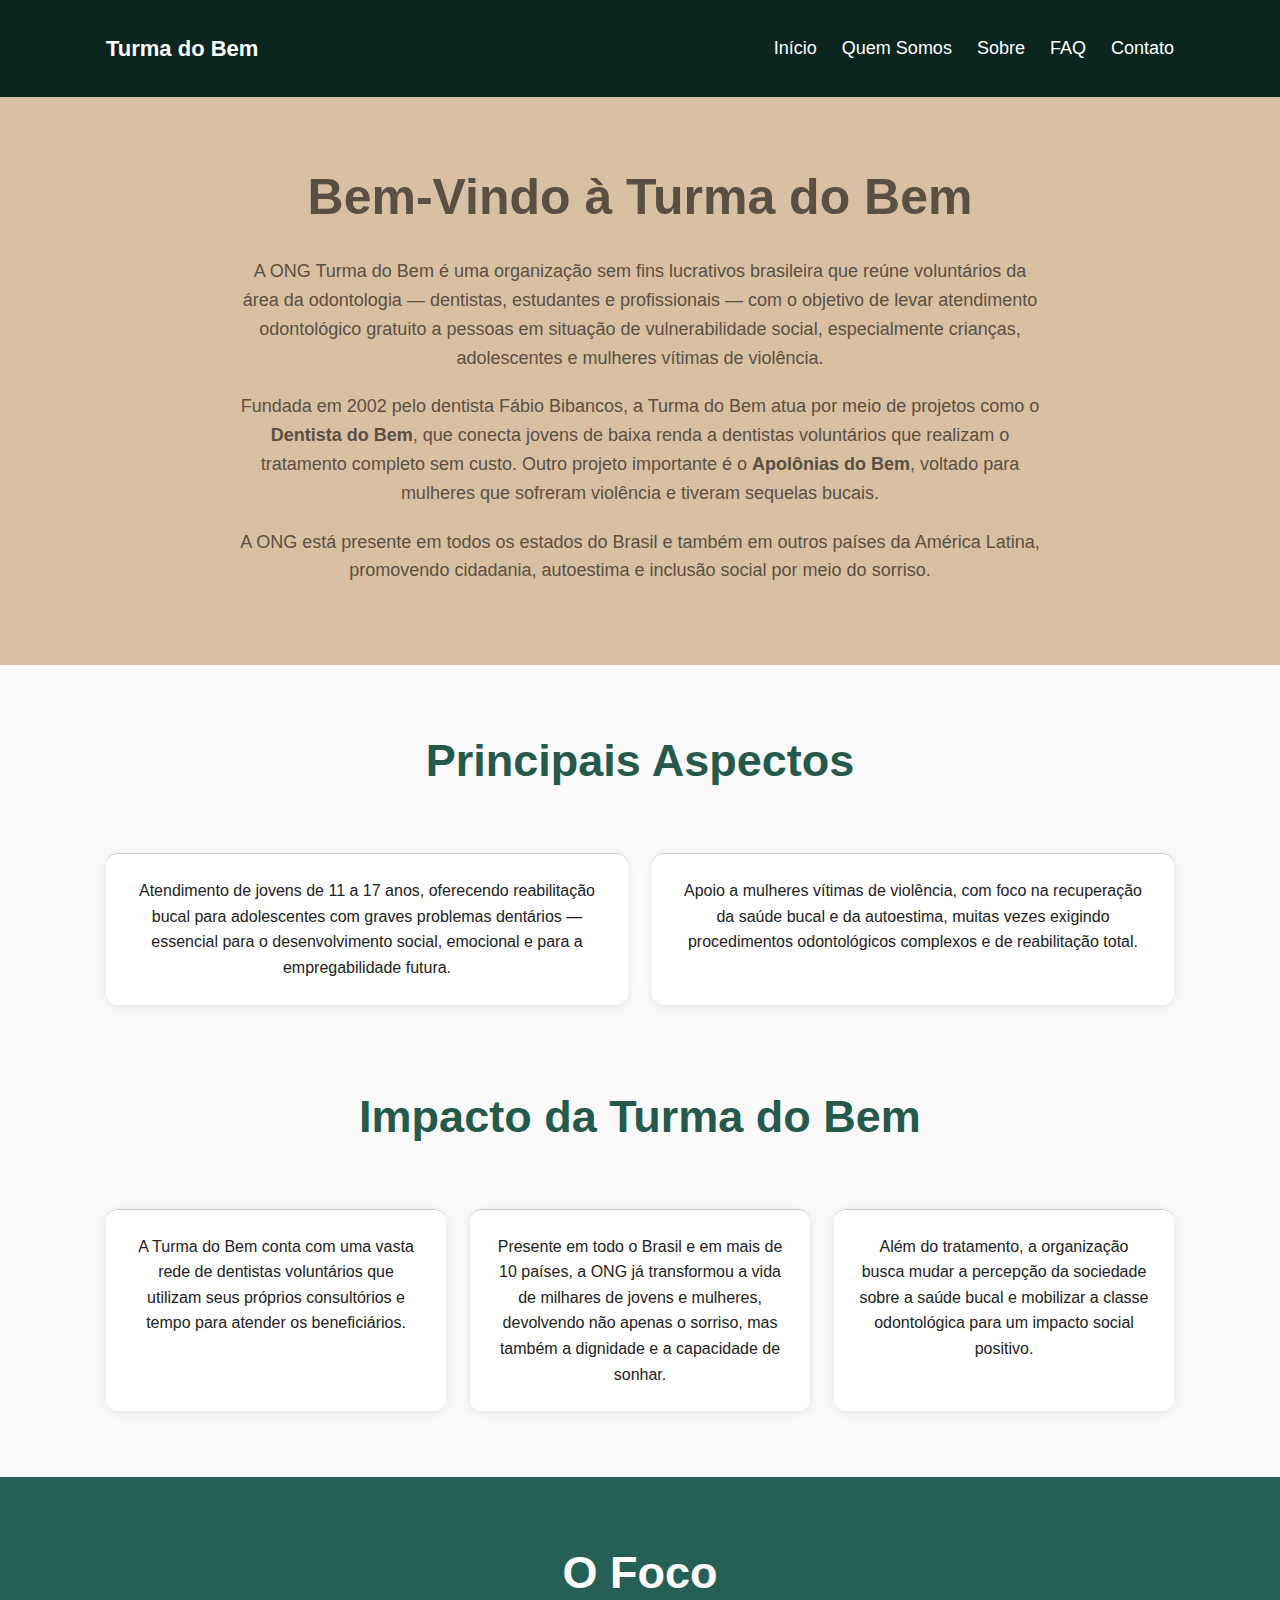
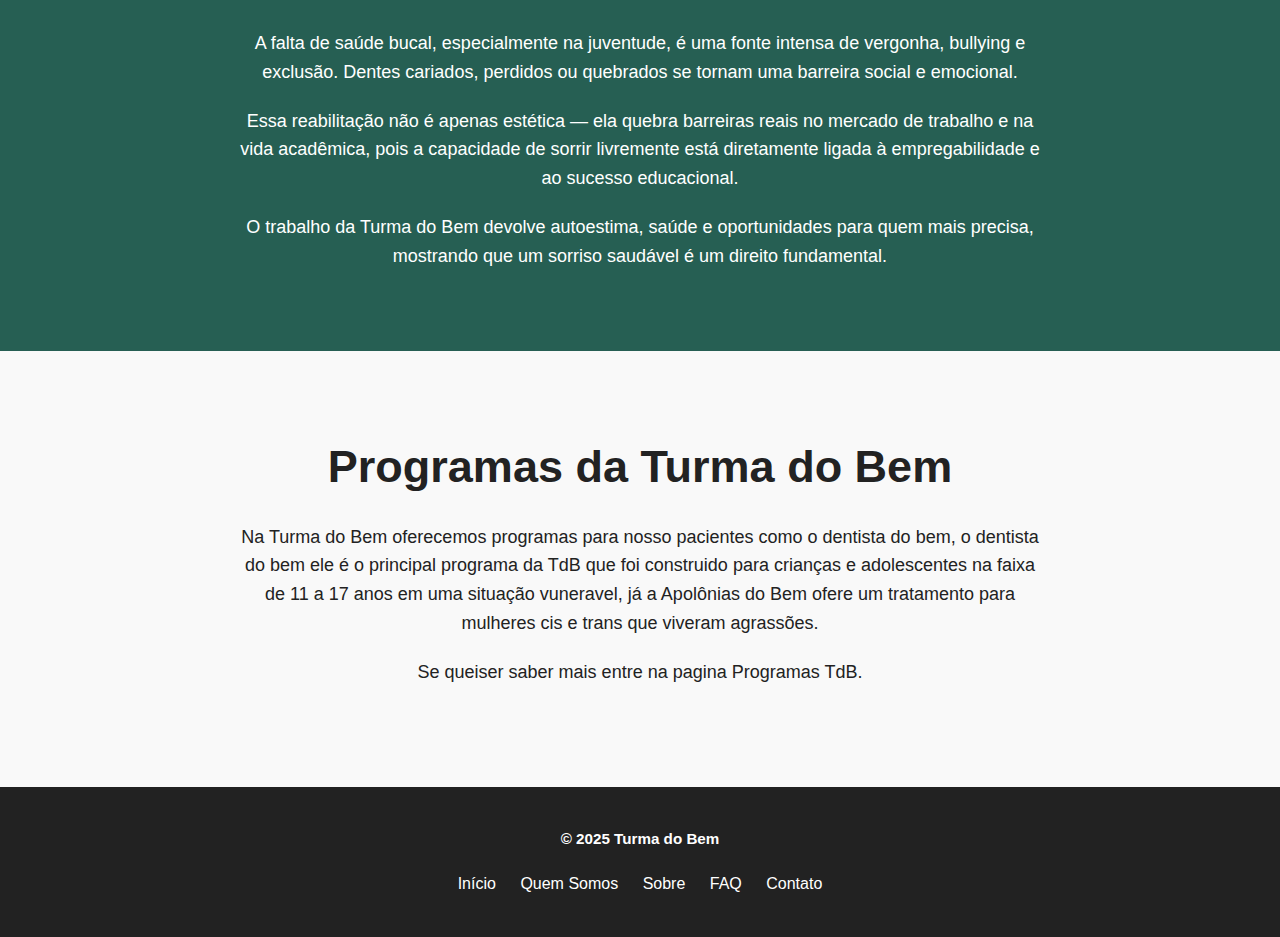
<file: index.html>
<!DOCTYPE html>
<html lang="pt-br">
<head>
    <meta charset="UTF-8">
    <meta name="viewport" content="width=device-width, initial-scale=1.0">
    <title>Turma do Bem</title>
    <link rel="stylesheet" href="./CSS/style.css">
</head>
<body>

    <!-- Cabeçalho -->
    <header>
        <div class="container">
            <h1 class="logo">Turma do Bem</h1>
            <nav class="menu-principal">
                <ul>
                    <li><a href="index.html">Início</a></li>
                    <li><a href="QuemSomos.html">Quem Somos</a></li>
                    <li><a href="Sobre.html">Sobre</a></li>
                    <li><a href="FAQ.html">FAQ</a></li>
                    <li><a href="Contato.html">Contato</a></li>
                </ul>
            </nav>
        </div>
    </header>

    <!-- Conteúdo Principal -->
    <main>

        <!-- Introdução -->
        <section class="intro">
            <h2>Bem-Vindo à Turma do Bem</h2>
            <p>
                A ONG Turma do Bem é uma organização sem fins lucrativos brasileira 
                que reúne voluntários da área da odontologia — dentistas, estudantes e profissionais — 
                com o objetivo de levar atendimento odontológico gratuito a pessoas em situação de vulnerabilidade social, 
                especialmente crianças, adolescentes e mulheres vítimas de violência.
            </p>
            <p>
                Fundada em 2002 pelo dentista Fábio Bibancos, a Turma do Bem atua por meio de projetos como o 
                <strong>Dentista do Bem</strong>, que conecta jovens de baixa renda a dentistas voluntários que realizam o tratamento completo sem custo. 
                Outro projeto importante é o <strong>Apolônias do Bem</strong>, voltado para mulheres que sofreram violência e tiveram sequelas bucais.
            </p>
            <p>
                A ONG está presente em todos os estados do Brasil e também em outros países da América Latina, 
                promovendo cidadania, autoestima e inclusão social por meio do sorriso.
            </p>
        </section>

        <!-- Principais Aspectos -->
       <section class="aspectos">
            <h2>Principais Aspectos</h2>

            <div class="container-cima">
                <article class="card-turma">
                    <p>
                        Atendimento de jovens de 11 a 17 anos, oferecendo reabilitação bucal para adolescentes com graves 
                        problemas dentários — essencial para o desenvolvimento social, emocional e para a empregabilidade futura.
                    </p>
                </article>

                <article class="card-turma">
                    <p>
                        Apoio a mulheres vítimas de violência, com foco na recuperação da saúde bucal e da 
                        autoestima, muitas vezes exigindo procedimentos odontológicos complexos e de reabilitação total.
                    </p>
                </article>
            </div>
        </section>

        <!-- Impacto -->
        <section class="impacto">
            <h2>Impacto da Turma do Bem</h2>

            <div class="container-baixo">
                <article class="card-turma">
                    <p>
                        A Turma do Bem conta com uma vasta rede de 
                        dentistas voluntários que utilizam seus próprios consultórios e tempo para atender os beneficiários.
                    </p>
                </article>

                <article class="card-turma">
                    <p>
                        Presente em todo o Brasil e em mais de 10 países, a ONG já transformou a vida de milhares de jovens e mulheres, 
                        devolvendo não apenas o sorriso, mas também a dignidade e a capacidade de sonhar.
                    </p>
                </article>

                <article class="card-turma">
                    <p>
                        Além do tratamento, a organização busca mudar a percepção da sociedade sobre a saúde bucal 
                        e mobilizar a classe odontológica para um impacto social positivo.
                    </p>
                </article>
            </div>
        </section>

        <!-- Foco -->
        <section class="foco">
            <h2>O Foco</h2>
            <p>
                A falta de saúde bucal, especialmente na juventude, é uma fonte intensa de vergonha, 
                bullying e exclusão. Dentes cariados, perdidos ou quebrados se tornam uma barreira social e emocional.
            </p>
            <p>
                Essa reabilitação não é apenas estética — ela quebra barreiras reais no mercado de trabalho e na vida acadêmica, 
                pois a capacidade de sorrir livremente está diretamente ligada à empregabilidade e ao sucesso educacional.
            </p>
            <p>
                O trabalho da Turma do Bem devolve autoestima, saúde e oportunidades para quem mais precisa, 
                mostrando que um sorriso saudável é um direito fundamental.
            </p>
        </section>

        <section class="programas">
            <h2>Programas da Turma do Bem</h2>
            <p>
                Na Turma do Bem oferecemos programas para nosso pacientes como o dentista do bem, o dentista do bem ele é o principal
                programa da TdB que foi construido para crianças e adolescentes na faixa de 11 a 17 anos em uma situação vuneravel, já a
                Apolônias do Bem ofere um tratamento para mulheres cis e trans que viveram agrassões.
            </p>
            <p>
                Se queiser saber mais entre na pagina Programas TdB.
            </p>
        </section>




    </main>

   
    <footer>
        <div class="footer-container">
            <p>&copy; 2025 Turma do Bem</p>
            <nav class="footer-nav">
                <a href="index.html">Início</a>
                <a href="QuemSomos.html">Quem Somos</a>
                <a href="Sobre.html">Sobre</a>
                <a href="FAQ.html">FAQ</a>
                <a href="Contato.html">Contato</a>
            </nav>
        </div>
    </footer>

</body>
</html>
</file>
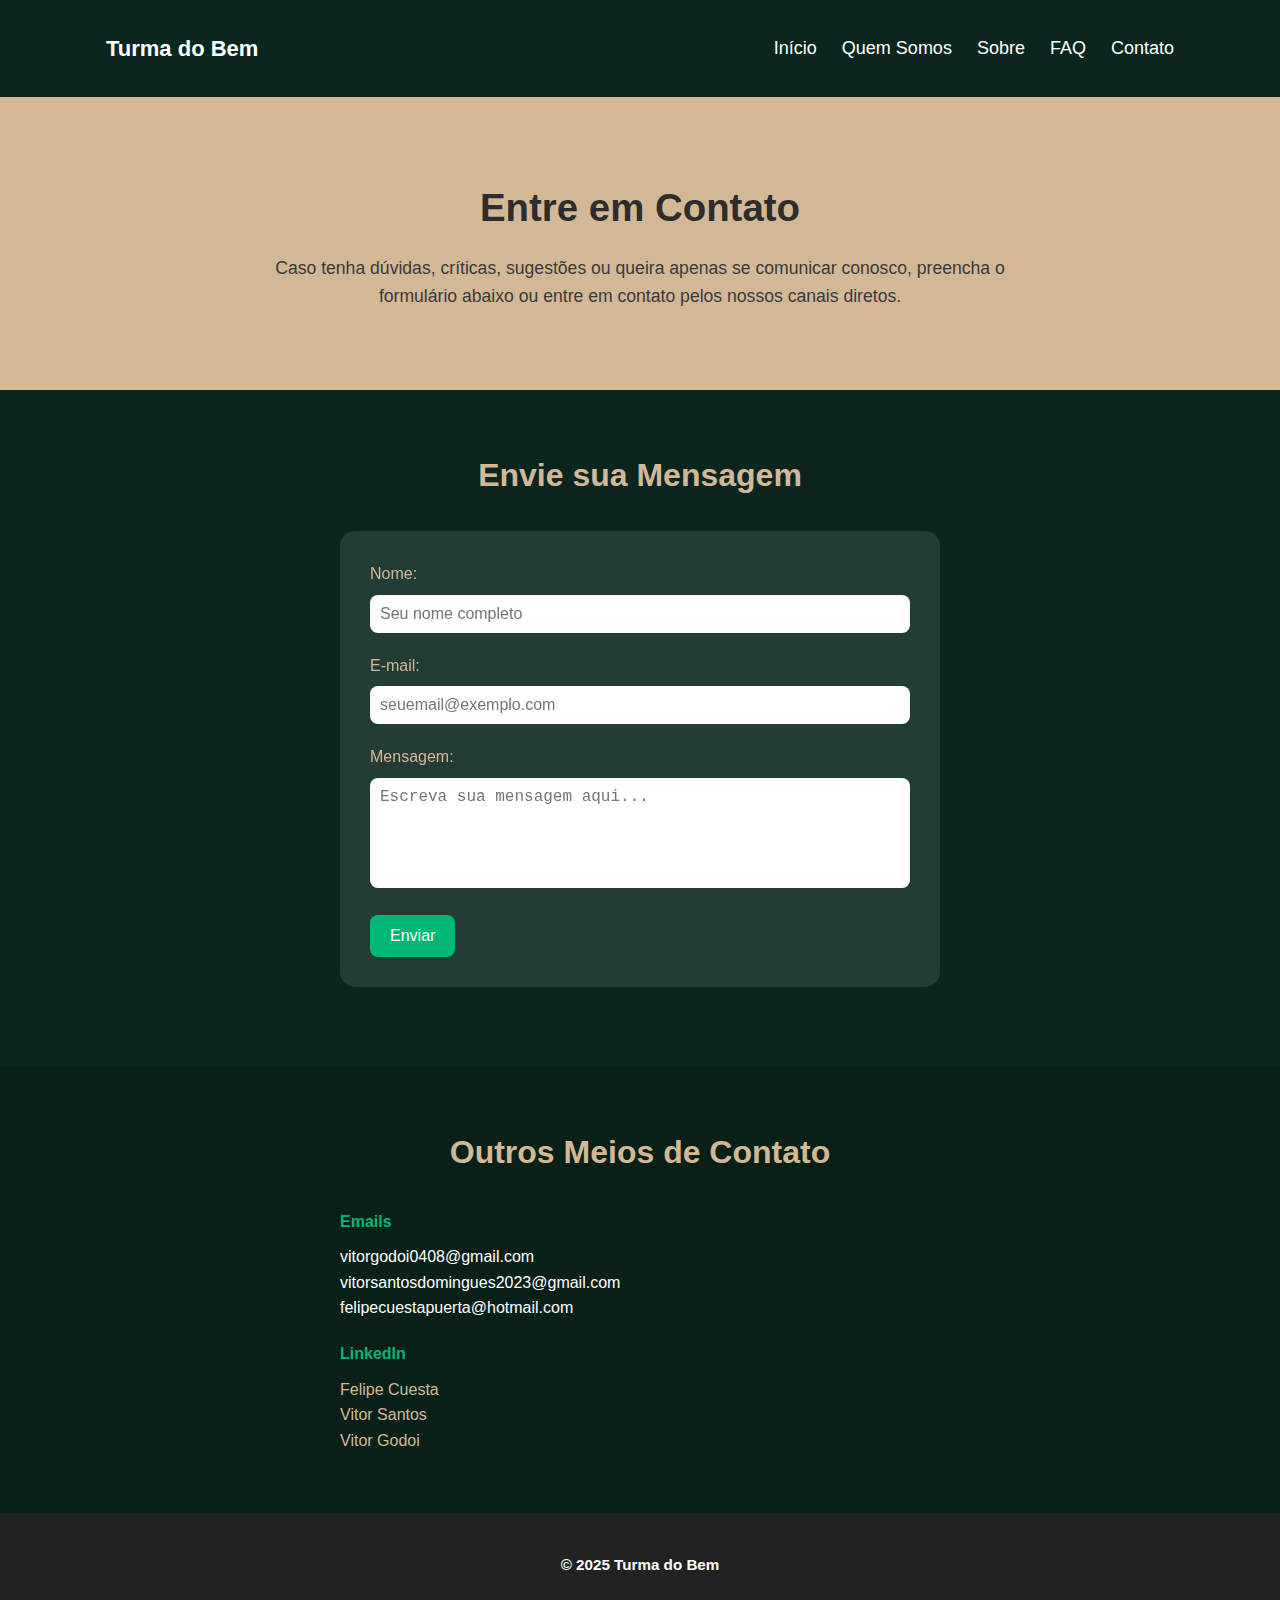
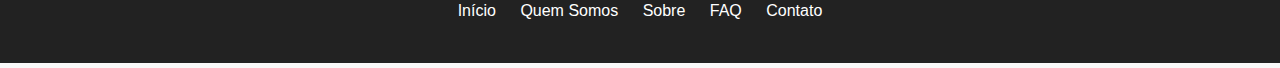
<file: Contato.html>
<!DOCTYPE html>
<html lang="pt-br">
<head>
    <meta charset="UTF-8">
    <meta name="viewport" content="width=device-width, initial-scale=1.0">
    <title>Turma do Bem</title>
    <link rel="stylesheet" href="./CSS/contato.css">
</head>
<body>
    
    <header>
        <div class="container">
            <h1 class="logo">Turma do Bem</h1>
            <nav class="menu-principal">
                <ul>
                    <li><a href="index.html">Início</a></li>
                    <li><a href="QuemSomos.html">Quem Somos</a></li>
                    <li><a href="Sobre.html">Sobre</a></li>
                    <li><a href="FAQ.html">FAQ</a></li>
                    <li><a href="Contato.html">Contato</a></li>
                </ul>
            </nav>
        </div>
    </header>

    <main>
    <!-- SEÇÃO INTRODUTÓRIA -->
    <section class="intro">
      <h2>Entre em Contato</h2>
      <p>
        Caso tenha dúvidas, críticas, sugestões ou queira apenas se comunicar conosco, 
        preencha o formulário abaixo ou entre em contato pelos nossos canais diretos.
      </p>
    </section>

    <!-- FORMULÁRIO -->
    <section class="form-section">
      <h3>Envie sua Mensagem</h3>
      <form id="formContato">
        <div class="form-group">
          <label for="nome">Nome:</label>
          <input type="text" id="nome" name="nome" placeholder="Seu nome completo" required>
        </div>

        <div class="form-group">
          <label for="email">E-mail:</label>
          <input type="email" id="email" name="email" placeholder="seuemail@exemplo.com" required>
        </div>

        <div class="form-group">
          <label for="mensagem">Mensagem:</label>
          <textarea id="mensagem" name="mensagem" rows="5" placeholder="Escreva sua mensagem aqui..." required></textarea>
        </div>

        <button type="submit" class="botao">Enviar</button>
      </form>

      <p id="mensagemSucesso" class="mensagem-sucesso"></p>
    </section>

    <!-- CONTATOS -->
    <section class="contatos">
      <h3>Outros Meios de Contato</h3>
      <div class="info">
        <h4>Emails</h4>
        <ul>
          <li>vitorgodoi0408@gmail.com</li>
          <li>vitorsantosdomingues2023@gmail.com</li>
          <li>felipecuestapuerta@hotmail.com</li>
        </ul>

        <h4>LinkedIn</h4>
        <ul>
          <li><a href="https://www.linkedin.com/in/felipe-cuesta-20a813319" target="_blank">Felipe Cuesta</a></li>
          <li><a href="https://www.linkedin.com/in/vitor-santos-domingues-87b573275/" target="_blank">Vitor Santos</a></li>
          <li><a href="https://www.linkedin.com/in/vitor-godoi-189b91380" target="_blank">Vitor Godoi</a></li>
        </ul>
      </div>
    </section>
  </main>


    <footer>
        <div class="footer-container">
            <p>&copy; 2025 Turma do Bem</p>
            <nav class="footer-nav">
                <a href="index.html">Início</a>
                <a href="QuemSomos.html">Quem Somos</a>
                <a href="Sobre.html">Sobre</a>
                <a href="FAQ.html">FAQ</a>
                <a href="Contato.html">Contato</a>
            </nav>
        </div>
    </footer>
    
    <script src="./JS/contato.js"></script>
</body>
</html>
</file>
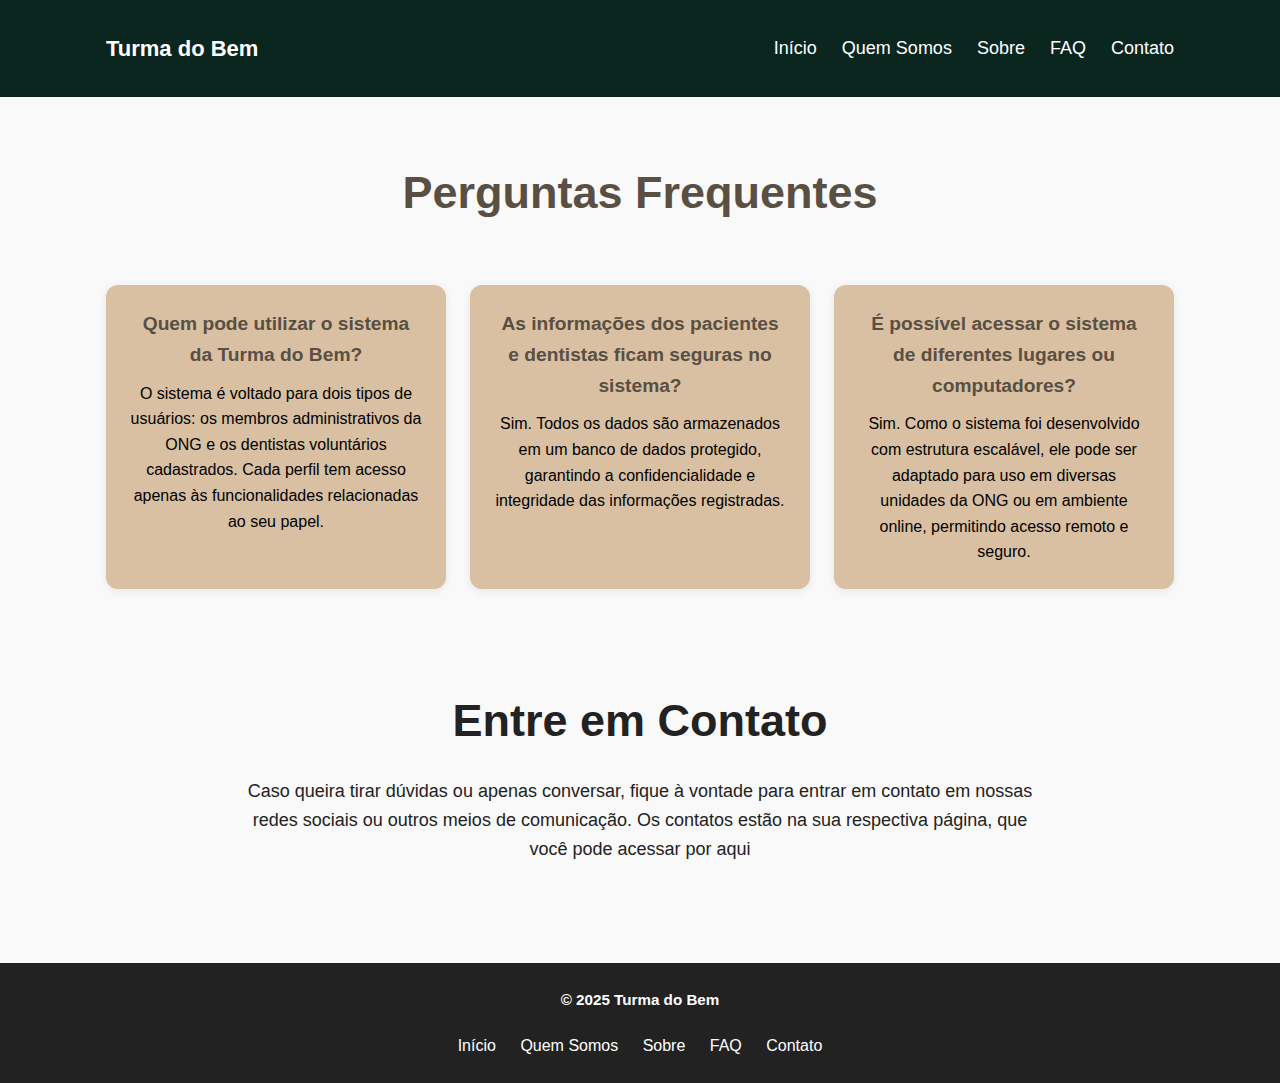
<file: FAQ.html>
<!DOCTYPE html>
<html lang="pt-br">
<head>
  <meta charset="UTF-8">
  <meta name="viewport" content="width=device-width, initial-scale=1.0">
  <title>Turma do Bem</title>
  <link rel="stylesheet" href="./CSS/faq.css">
</head>
<body>

  <header>
        <div class="container">
            <h1 class="logo">Turma do Bem</h1>
            <nav class="menu-principal">
                <ul>
                    <li><a href="index.html">Início</a></li>
                    <li><a href="QuemSomos.html">Quem Somos</a></li>
                    <li><a href="Sobre.html">Sobre</a></li>
                    <li><a href="FAQ.html">FAQ</a></li>
                    <li><a href="Contato.html">Contato</a></li>
                </ul>
            </nav>
        </div>
    </header>

  <!-- ======== CONTEÚDO PRINCIPAL ======== -->
  <main>

    <!-- Seção principal de perguntas -->
    <section class="perguntas">
        <h2>Perguntas Frequentes</h2>

        <div class="container-cima">
         <article class="card-turma">
           <h3 class="titulocard">Quem pode utilizar o sistema da Turma do Bem?</h3>
           <p>
            O sistema é voltado para dois tipos de usuários: os membros administrativos da ONG e os dentistas voluntários cadastrados.
            Cada perfil tem acesso apenas às funcionalidades relacionadas ao seu papel.
           </p>
         </article>

         <article class="card-turma">
          <h3 class="titulocard">As informações dos pacientes e dentistas ficam seguras no sistema?</h3>
          <p>
            Sim. Todos os dados são armazenados em um banco de dados protegido, garantindo a 
            confidencialidade e integridade das informações registradas.
          </p>
         </article>

         <article class="card-turma">
            <h3 class="titulocard">É possível acessar o sistema de diferentes lugares ou computadores?</h3>
            <p>
            Sim. Como o sistema foi desenvolvido com estrutura escalável, ele pode ser 
            adaptado para uso em diversas unidades da ONG ou em ambiente online, permitindo acesso remoto e seguro.
            </p>
          </article>
        </div>

    </section>

    
    <section class="entre-contato">
        <h2>Entre em Contato</h2>
        <p>
         Caso queira tirar dúvidas ou apenas conversar,
         fique à vontade para entrar em contato em nossas redes sociais ou outros meios de comunicação.
         Os contatos estão na sua respectiva página, que você pode acessar 
         <a href="">por aqui</a>
        </p>
    </section>

  </main>

  
    <footer>
        <div class="footer-container">
            <p>&copy; 2025 Turma do Bem</p>
            <nav class="footer-nav">
                <a href="index.html">Início</a>
                <a href="QuemSomos.html">Quem Somos</a>
                <a href="Sobre.html">Sobre</a>
                <a href="FAQ.html">FAQ</a>
                <a href="Contato.html">Contato</a>
            </nav>
        </div>
    </footer>

</body>
</html>
</file>
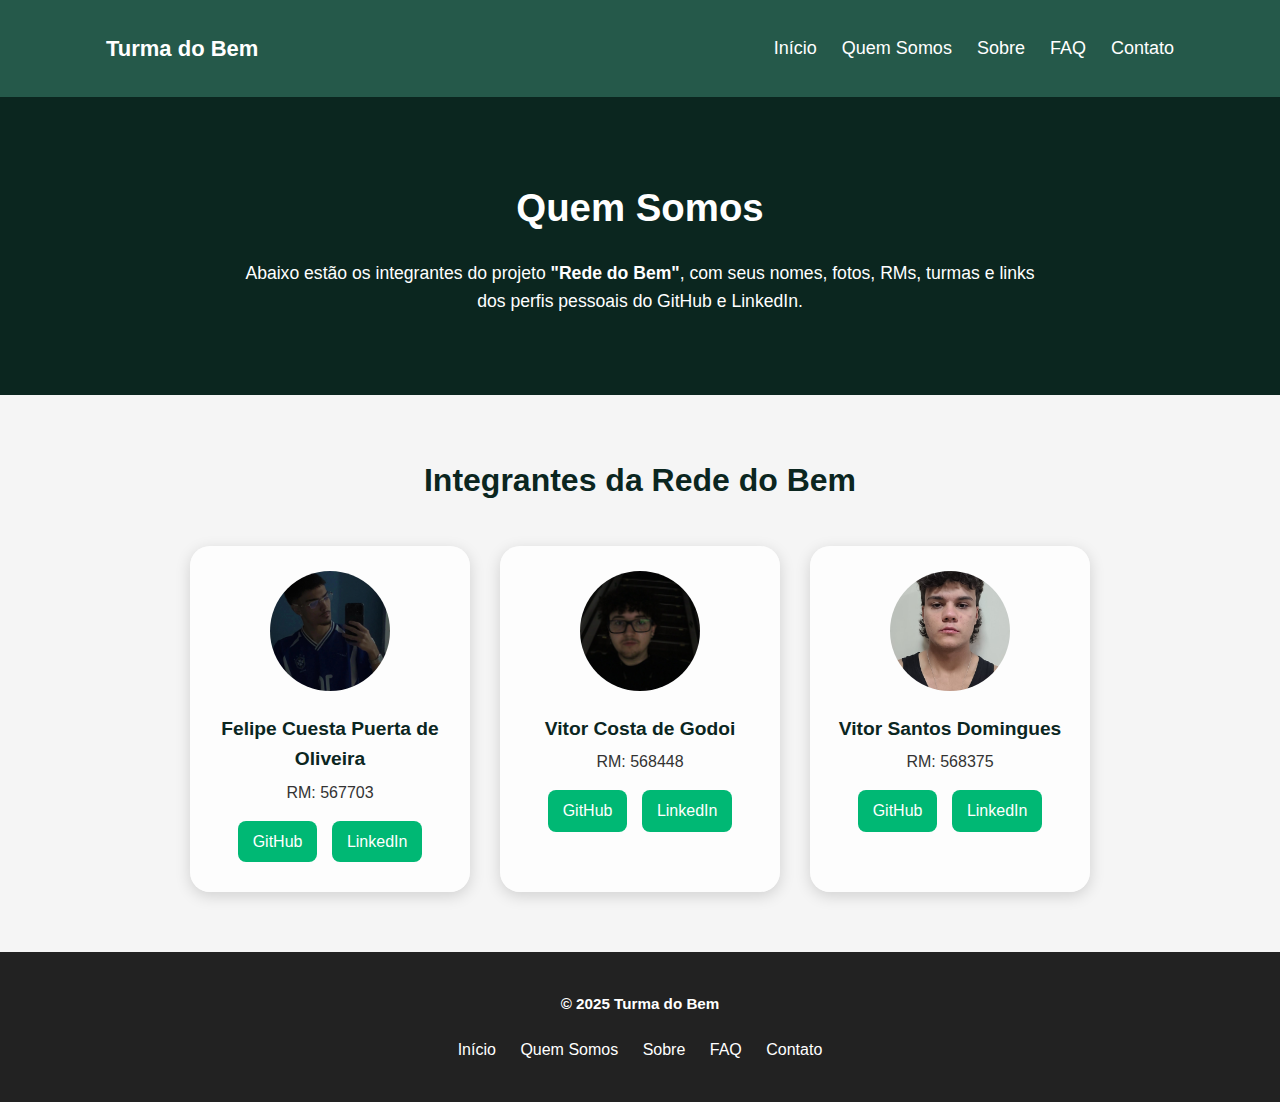
<file: QuemSomos.html>
<!DOCTYPE html>
<html lang="pt-br">
<head>
    <meta charset="UTF-8">
    <meta name="viewport" content="width=device-width, initial-scale=1.0">
    <title>Turma do Bem</title>
    <link rel="stylesheet" href="./CSS/quemsomos.css">
</head>
<body>

    <header>
        <div class="container">
            <h1 class="logo">Turma do Bem</h1>
            <nav class="menu-principal">
                <ul>
                    <li><a href="index.html">Início</a></li>
                    <li><a href="QuemSomos.html">Quem Somos</a></li>
                    <li><a href="Sobre.html">Sobre</a></li>
                    <li><a href="FAQ.html">FAQ</a></li>
                    <li><a href="Contato.html">Contato</a></li>
                </ul>
            </nav>
        </div>
    </header>

    <main>
        <section class="intro">
            <h2>Quem Somos</h2>
            <p>
                Abaixo estão os integrantes do projeto <strong>"Rede do Bem"</strong>, com seus nomes, fotos, RMs, turmas e links dos perfis pessoais do GitHub e LinkedIn.
            </p>
        </section>

        <section class="integrantes-section">
            <h2>Integrantes da Rede do Bem</h2>
            
            <div class="cards-container">
                <article class="card">
                    <img src="./img/Felipe Cuesta.jpg" alt="Foto de Felipe Cuesta" class="foto">
                    <h3>Felipe Cuesta Puerta de Oliveira</h3>
                    <p>RM: 567703</p>
                    <div class="links">
                        <a href="https://github.com/felipecuesta06" target="_blank">GitHub</a>
                        <a href="https://www.linkedin.com/in/felipe-cuesta-20a813319" target="_blank">LinkedIn</a>
                    </div>
                </article>

                <article class="card">
                    <img src="./img/Vitor.jpg" alt="Foto de Vitor Godoi" class="foto">
                    <h3>Vitor Costa de Godoi</h3>
                    <p>RM: 568448</p>
                    <div class="links">
                        <a href="https://github.com/VitorGodoi12" target="_blank">GitHub</a>
                        <a href="https://www.linkedin.com/in/vitor-godoi-189b91380" target="_blank">LinkedIn</a>
                    </div>
                </article>

                <article class="card">
                    <img src="./img/Vitor Santos.jpg" alt="Foto de Vitor Santos" class="foto">
                    <h3>Vitor Santos Domingues</h3>
                    <p>RM: 568375</p>
                    <div class="links">
                        <a href="https://github.com/VitorSantosDomingues" target="_blank">GitHub</a>
                        <a href="https://www.linkedin.com/in/vitor-santos-domingues-87b573275/" target="_blank">LinkedIn</a>
                    </div>
                </article>
            </div>
        </section>
    </main>
    <footer>
        <div class="footer-container">
            <p>&copy; 2025 Turma do Bem</p>
            <nav class="footer-nav">
                <a href="index.html">Início</a>
                <a href="QuemSomos.html">Quem Somos</a>
                <a href="Sobre.html">Sobre</a>
                <a href="FAQ.html">FAQ</a>
                <a href="Contato.html">Contato</a>
            </nav>
        </div>
    </footer>

</body>
</html>
</file>
<file: CSS/style.css>
* {
  margin: 0;
  padding: 0;
  box-sizing: border-box;
}

html {
  scroll-behavior: smooth;
}

body {
  font-family: "Arial", sans-serif;
  line-height: 1.6;
  background-color: #f9f9f9;
  color: #222;
}

header {
  background-color: #0B261F;
  padding: 15px 40px;
  width: 100%;
}

header .container {
  display: flex;
  justify-content: space-between;
  align-items: center;
  max-width: 1100px;
  margin: 0 auto;
}


.container {
  max-width: 1100px;
  margin: 0 auto;
  padding: 1rem;
}

.logo {
  font-size: 22px;
  color: #ffffff;
  font-family: Arial, Helvetica, sans-serif;
  font-weight: bold;
}

.menu-principal ul {
  list-style: none;
  display: flex;
  gap: 25px;
}

.menu-principal a {
  color: #ffffff;
  text-decoration: none;
  font-family: Arial, Helvetica, sans-serif;
  font-size: 18px;
  transition: color 0.3s;
}

.menu-principal a:hover {
  color: #D9C0A3;
}



.intro {
  text-align: center;
  padding: 60px 20px;
  background-color: #D9C0A3;
}

.intro h2 {
  font-size: 50px;
  color: #594F42;
  font-family: Arial, Helvetica, sans-serif;
  margin-bottom: 20px;
}

.intro p {
  max-width: 800px;
  margin: 20px auto;
  font-size: 18px;
  color: #594F42;
  font-family: Arial, Helvetica, sans-serif;
  line-height: 1.6;
}



article {
  padding: 12px;
  background-color: #f5f5f5;
  border-top: 1px solid #cdcdcd;
}

.aspectos {
  text-align: center;
  margin-top: 60px;
}

.aspectos h2 {
  font-size: 45px;
  font-family: Arial, Helvetica, sans-serif;
  color: #25594A;
  margin-bottom: 40px;
}

.container-cima {
  display: grid;
  grid-template-columns: repeat(auto-fit, minmax(280px, 1fr));
  gap: 1.5rem;
  max-width: 1100px;
  margin: 0 auto;
  padding: 1rem;
}

.card-turma {
  background-color: white;
  padding: 1.5rem;
  border-radius: 12px;
  box-shadow: 0 2px 8px rgba(0,0,0,0.08);
}


.impacto {
  text-align: center;
  margin-top: 60px;
}

.impacto h2 {
  font-size: 45px;
  font-family: Arial, Helvetica, sans-serif;
  color: #25594A;
  margin-bottom: 40px;
}

.container-baixo {
  display: grid;
  grid-template-columns: repeat(auto-fit, minmax(320px, 1fr));
  gap: 1.5rem;
  max-width: 1100px;
  margin: 0 auto;
  padding: 1rem;
}


.foco {
  background-color: #265f53;
  color: #fff;
  text-align: center;
  padding: 60px 20px;
  margin-top: 50px;
}

.foco h2 {
  font-size: 45px;
  font-family: Arial, Helvetica, sans-serif;
  margin-bottom: 20px;
}

.foco p {
  max-width: 800px;
  margin: 20px auto;
  font-size: 18px;
  line-height: 1.6;
  font-family: Arial, Helvetica, sans-serif;
}

.programas{
  text-align: center;
  margin: 20px auto;
  padding: 60px 20px;
}

.programas h2 {
  font-size: 45px;
  font-family: Arial, Helvetica, sans-serif;
  margin-bottom: 20px;
}

.programas p {
  max-width: 800px;
  margin: 20px auto;
  font-size: 18px;
  line-height: 1.6;
  font-family: Arial, Helvetica, sans-serif;
}


footer {
  background-color: #222;
  color: #fff;
  text-align: center;
  padding: 40px 0;
  width: 100%;
}

.footer-container {
  display: flex;
  flex-direction: column;
  align-items: center;
  gap: 10px;
}

.footer-container p {
  font-weight: bold;
  font-size: 0.95rem;
  margin-bottom: 10px;
}

.footer-nav a {
  color: #fff;
  text-decoration: none;
  margin: 0 10px;
}

.footer-nav a:hover {
  color: #00c896;
}


@media (max-width: 768px) {
  header .container {
    flex-direction: column;
    text-align: center;
  }

  .menu-principal ul {
    flex-direction: column;
    gap: 10px;
  }

  .footer-container {
    flex-direction: column;
    text-align: center;
    gap: 15px;
  }
}
</file>
<file: CSS/contato.css>
* {
  margin: 0;
  padding: 0;
  box-sizing: border-box;
}

html {
  scroll-behavior: smooth;
}

body {
  font-family: "Arial", sans-serif;
  line-height: 1.6;
  background-color: #f9f9f9;
  color: #222;
}

header {
  background-color: #0B261F;
  padding: 15px 40px;
  width: 100%;
}

header .container {
  display: flex;
  justify-content: space-between;
  align-items: center;
  max-width: 1100px;
  margin: 0 auto;
}


.container {
  max-width: 1100px;
  margin: 0 auto;
  padding: 1rem;
}

.logo {
  font-size: 22px;
  color: #ffffff;
  font-family: Arial, Helvetica, sans-serif;
  font-weight: bold;
}

.menu-principal ul {
  list-style: none;
  display: flex;
  gap: 25px;
}

.menu-principal a {
  color: #ffffff;
  text-decoration: none;
  font-family: Arial, Helvetica, sans-serif;
  font-size: 18px;
  transition: color 0.3s;
}

.menu-principal a:hover {
  color: #D9C0A3;
}



.intro {
  background-color: #d3b896;
  text-align: center;
  padding: 80px 10%;
}

.intro h2 {
  font-size: 2.4rem;
  margin-bottom: 15px;
  color: #2d2d2d;
}

.intro p {
  max-width: 800px;
  margin: 0 auto;
  font-size: 1.1rem;
  color: #3a3a3a;
  line-height: 1.6;
}

/* -------- FORMULÁRIO -------- */
.form-section {
  background-color: #0b261f;
  color: #fff;
  text-align: center;
  padding: 60px 10%;
}

.form-section h3 {
  font-size: 2rem;
  margin-bottom: 30px;
  color: #d3b896;
}

form {
  max-width: 600px;
  margin: 0 auto;
  text-align: left;
  background-color: rgba(255, 255, 255, 0.1);
  backdrop-filter: blur(10px);
  padding: 30px;
  border-radius: 15px;
}

.form-group {
  margin-bottom: 20px;
}

label {
  display: block;
  margin-bottom: 8px;
  color: #d3b896;
}

input, textarea {
  width: 100%;
  padding: 10px;
  border: none;
  border-radius: 8px;
  font-size: 1rem;
}

textarea {
  resize: none;
}

.botao {
  background-color: #00b874;
  color: white;
  border: none;
  border-radius: 8px;
  padding: 12px 20px;
  cursor: pointer;
  font-size: 1rem;
  transition: background-color 0.3s;
}

.botao:hover {
  background-color: #007a56;
}

.mensagem-sucesso {
  margin-top: 20px;
  color: #00b874;
  font-weight: bold;
}

/* -------- CONTATOS -------- */
.contatos {
  background-color: #082018;
  color: #fff;
  text-align: center;
  padding: 60px 10%;
}

.contatos h3 {
  font-size: 2rem;
  margin-bottom: 30px;
  color: #d3b896;
}

.info {
  max-width: 600px;
  margin: 0 auto;
  text-align: left;
}

.info h4 {
  color: #00b874;
  margin: 20px 0 10px;
}

.info ul {
  list-style: none;
}

.info a {
  color: #d3b896;
  text-decoration: none;
}

.info a:hover {
  text-decoration: underline;
}


a {
  text-decoration: none;
  color: #F2F2F0;
}

a:hover {
  color: #D9C0A3; 
  font-weight: bold; 
}

footer {
  background-color: #222;
  color: #fff;
  text-align: center;
  padding: 40px 0;
  width: 100%;
}

.footer-container {
  display: flex;
  flex-direction: column;
  align-items: center;
  gap: 10px;
}

.footer-container p {
  font-weight: bold;
  font-size: 0.95rem;
  margin-bottom: 10px;
}

.footer-nav a {
  color: #fff;
  text-decoration: none;
  margin: 0 10px;
}

.footer-nav a:hover {
  color: #00c896;
}
</file>
<file: CSS/faq.css>
* {
  margin: 0;
  padding: 0;
  box-sizing: border-box;
}

html {
  scroll-behavior: smooth;
}

body {
  font-family: "Arial", sans-serif;
  line-height: 1.6;
  background-color: #f9f9f9;
  color: #222;
}

header {
  background-color: #0B261F;
  padding: 15px 40px;
  width: 100%;
}

header .container {
  display: flex;
  justify-content: space-between;
  align-items: center;
  max-width: 1100px;
  margin: 0 auto;
}


.container {
  max-width: 1100px;
  margin: 0 auto;
  padding: 1rem;
}

.logo {
  font-size: 22px;
  color: #ffffff;
  font-family: Arial, Helvetica, sans-serif;
  font-weight: bold;
}

.menu-principal ul {
  list-style: none;
  display: flex;
  gap: 25px;
}

.menu-principal a {
  color: #ffffff;
  text-decoration: none;
  font-family: Arial, Helvetica, sans-serif;
  font-size: 18px;
  transition: color 0.3s;
}

.menu-principal a:hover {
  color: #D9C0A3;
}


/* ======== SEÇÃO DE FAQ ======== */

.perguntas {
  text-align: center;
  margin-top: 60px;
}

.perguntas h2 {
  font-size: 45px;
  font-family: Arial, Helvetica, sans-serif;
  color: #594F42;
  margin-bottom: 40px;
}

.container-cima {
  display: grid;
  gap: 1.5rem;
  color: black;
  max-width: 1100px;
  grid-template-columns: repeat(auto-fit, minmax(320px, 1fr));
  margin: 0 auto;
  padding: 1rem;
}

.card-turma {
  background-color: #D9C0A3;
  padding: 1.5rem;
  border-radius: 12px;
  box-shadow: 0 2px 8px rgba(0,0,0,0.08);
}


.titulocard {
  font-size: 1.2rem;
  color: #594F42;
  margin-bottom: 10px;
}

.entre-contato {
  text-align: center;
  margin: 20px auto;
  padding: 60px 20px;
}

.entre-contato h2 {
  font-size: 45px;
  font-family: Arial, Helvetica, sans-serif;
  margin-bottom: 20px;
}

.entre-contato p {
  max-width: 800px;
  margin: 20px auto;
  font-size: 18px;
  line-height: 1.6;
  font-family: Arial, Helvetica, sans-serif;
}

.entre-contato a {
  text-decoration: none;
  color: #222;
}

.entre-contato a:hover {
  color: #00c896;
}

footer {
  background-color: #222;
  color: #fff;
  text-align: center;
  padding: 25px 20px;
  text-align: center;
}

.footer-container {
  display: flex;
  flex-direction: column;
  align-items: center;
  gap: 10px;
}

.footer-container p {
  font-weight: bold;
  font-size: 0.95rem;
  margin-bottom: 10px;
}

.footer-nav a {
  color: #fff;
  text-decoration: none;
  margin: 0 10px;
}

.footer-nav a:hover {
  color: #00c896;
}

/* ======== RESPONSIVIDADE ======== */
@media (max-width: 768px) {
  .container-cabecalho {
    flex-direction: column;
    gap: 10px;
  }

  .navegacao-principal ul {
    flex-wrap: wrap;
    justify-content: center;
  }

  .titulo {
    font-size: 1.6rem;
  }

  .titulo2 {
    font-size: 1.5rem;
  }
}
</file>
<file: CSS/quemsomos.css>
* {
  margin: 0;
  padding: 0;
  box-sizing: border-box;
}

html {
  scroll-behavior: smooth;
}

body {
  font-family: "Arial", sans-serif;
  line-height: 1.6;
  background-color: #f9f9f9;
  color: #222;
}

header {
  background-color: #25594A;
  padding: 15px 40px;
  width: 100%;
}

header .container {
  display: flex;
  justify-content: space-between;
  align-items: center;
  max-width: 1100px;
  margin: 0 auto;
}


.container {
  max-width: 1100px;
  margin: 0 auto;
  padding: 1rem;
}

.logo {
  font-size: 22px;
  color: #ffffff;
  font-family: Arial, Helvetica, sans-serif;
  font-weight: bold;
}

.menu-principal ul {
  list-style: none;
  display: flex;
  gap: 25px;
}

.menu-principal a {
  color: #ffffff;
  text-decoration: none;
  font-family: Arial, Helvetica, sans-serif;
  font-size: 18px;
  transition: color 0.3s;
}

.menu-principal a:hover {
  color: #D9C0A3;
}


.intro {
  position: relative;
  text-align: center;
  color: #fff;
  padding: 80px 10%;
  background-color: #0b261f;
}

.intro h2 {
  font-size: 2.4rem;
  margin-bottom: 20px;
}

.intro p {
  max-width: 800px;
  margin: 0 auto;
  font-size: 1.1rem;
  line-height: 1.6;
}


.integrantes-section {
  padding: 60px 10%;
  text-align: center;
  background-color: #f5f5f5;
}

.integrantes-section h2 {
  font-size: 2rem;
  margin-bottom: 40px;
  color: #0b261f;
}

.cards-container {
  display: flex;
  flex-wrap: wrap;
  justify-content: center;
  gap: 30px;
}


.card {
  background-color: rgba(255, 255, 255, 0.8);
  border-radius: 20px;
  box-shadow: 0 4px 15px rgba(0, 0, 0, 0.15);
  width: 280px;
  padding: 25px;
}


.foto {
  width: 120px;
  height: 120px;
  object-fit: cover;
  border-radius: 50%;
  margin-bottom: 15px;
}

.card h3 {
  color: #0b261f;
  font-size: 1.2rem;
  margin-bottom: 5px;
}

.card p {
  color: #333;
  margin-bottom: 10px;
}

.links a {
  display: inline-block;
  margin: 5px;
  padding: 8px 15px;
  background-color: #00b874;
  color: #fff;
  border-radius: 8px;
  text-decoration: none;
  transition: background-color 0.3s;
}

.links a:hover {
  background-color: #007a56;
}

footer {
  background-color: #222;
  color: #fff;
  text-align: center;
  padding: 40px 0;
  width: 100%;
}

.footer-container {
  display: flex;
  flex-direction: column;
  align-items: center;
  gap: 10px;
}

.footer-container p {
  font-weight: bold;
  font-size: 0.95rem;
  margin-bottom: 10px;
}

.footer-nav a {
  color: #fff;
  text-decoration: none;
  margin: 0 10px;
}

.footer-nav a:hover {
  color: #00c896;
}
</file>
